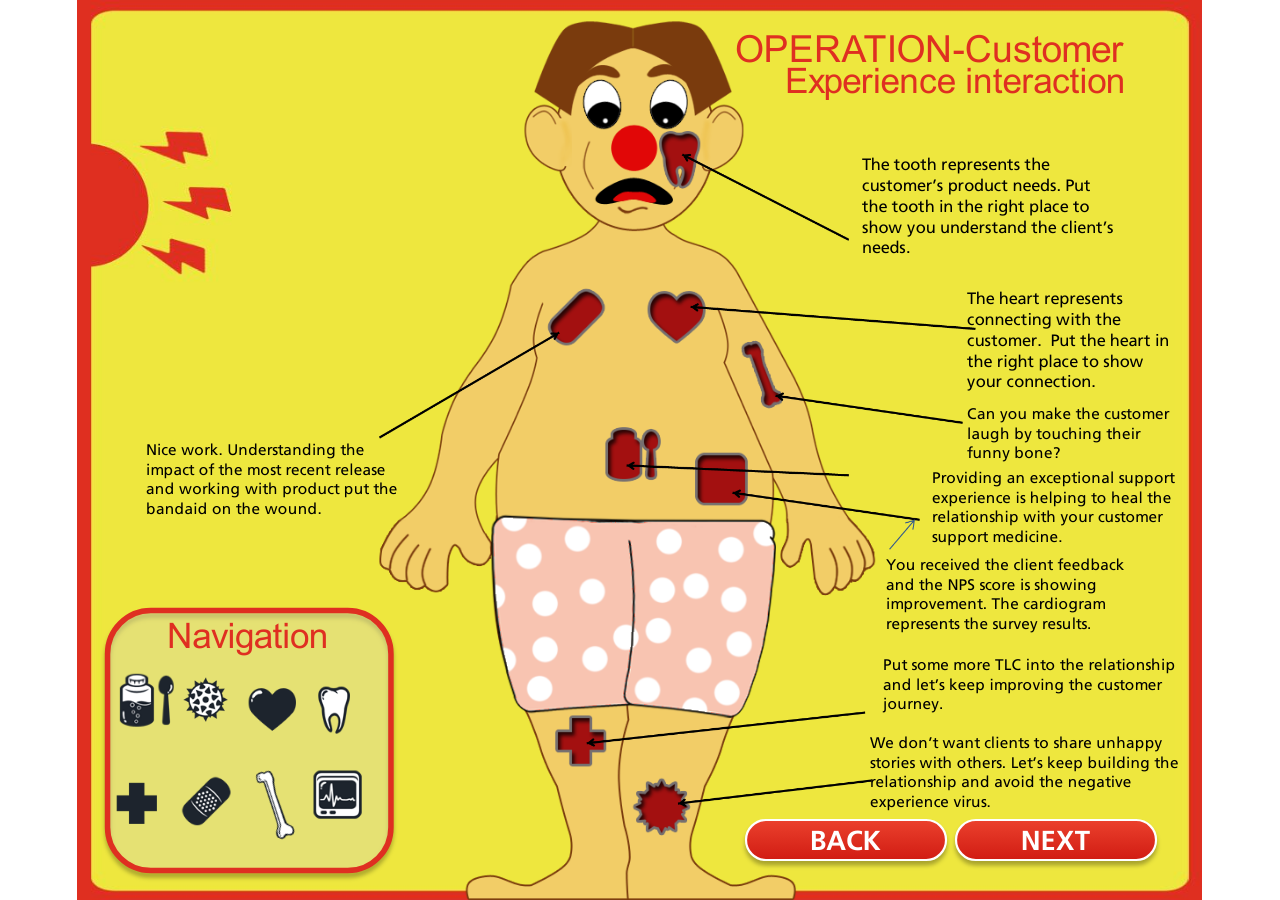
<file: index.html>
<!DOCTYPE html>
<html lang="en-US">
<head>
  <meta charset="utf-8">
  <!-- Created using Storyline 360 - http://www.articulate.com  -->
  <!-- version: 3.47.23871.0 -->
  <title>Operation_Interaction</title>
  <meta http-equiv="x-ua-compatible" content="IE=edge" />
  <meta name="viewport" content="width=device-width, initial-scale=1.0, user-scalable=no, shrink-to-fit=no, minimal-ui" />
  <meta name="apple-mobile-web-app-capable" content="yes" />
  <style>
    html, body { height: 100%; padding: 0; margin: 0 }
    #app { height: 100%; width: 100%; }
  </style>
  
  <script>window.THREE = { };</script>
</head>
<body style="background: #FBFBFB" class="cs-HTML theme-unified">
  <!-- 360 -->
  <script>!function(e){function n(e,i){return e.test(i)}function i(e){var i=e||navigator.userAgent,o=i.split("[FBAN");if(void 0!==o[1]&&(i=o[0]),this.apple={phone:n(t,i),ipod:n(d,i),tablet:!n(t,i)&&n(s,i),device:n(t,i)||n(d,i)||n(s,i)},this.amazon={phone:n(h,i),tablet:!n(h,i)&&n(a,i),device:n(h,i)||n(a,i)},this.android={phone:n(h,i)||n(b,i),tablet:!n(h,i)&&!n(b,i)&&(n(a,i)||n(r,i)),device:n(h,i)||n(a,i)||n(b,i)||n(r,i)},this.windows={phone:n(l,i),tablet:n(p,i),device:n(l,i)||n(p,i)},this.other={blackberry:n(f,i),blackberry10:n(u,i),opera:n(c,i),firefox:n(A,i),chrome:n(w,i),device:n(f,i)||n(u,i)||n(c,i)||n(A,i)||n(w,i)},this.seven_inch=n(v,i),this.any=this.apple.device||this.android.device||this.windows.device||this.other.device||this.seven_inch,this.phone=this.apple.phone||this.android.phone||this.windows.phone,this.tablet=this.apple.tablet||this.android.tablet||this.windows.tablet,"undefined"==typeof window)return this}function o(){var e=new i;return e.Class=i,e}var t=/iPhone/i,d=/iPod/i,s=/iPad/i,b=/(?=.*\bAndroid\b)(?=.*\bMobile\b)/i,r=/Android/i,h=/(?=.*\bAndroid\b)(?=.*\bSD4930UR\b)/i,a=/(?=.*\bAndroid\b)(?=.*\b(?:KFOT|KFTT|KFJWI|KFJWA|KFSOWI|KFTHWI|KFTHWA|KFAPWI|KFAPWA|KFARWI|KFASWI|KFSAWI|KFSAWA)\b)/i,l=/IEMobile/i,p=/(?=.*\bWindows\b)(?=.*\bARM\b)/i,f=/BlackBerry/i,u=/BB10/i,c=/Opera Mini/i,w=/(CriOS|Chrome)(?=.*\bMobile\b)/i,A=/(?=.*\bFirefox\b)(?=.*\bMobile\b)/i,v=new RegExp("(?:Nexus 7|BNTV250|Kindle Fire|Silk|GT-P1000)","i");"undefined"!=typeof module&&module.exports&&"undefined"==typeof window?module.exports=i:"undefined"!=typeof module&&module.exports&&"undefined"!=typeof window?module.exports=o():"function"==typeof define&&define.amd?define("isMobile",[],e.isMobile=o()):e.isMobile=o()}(this);
    window.isMobile.apple.tablet = window.isMobile.apple.tablet ||
      (navigator.platform === 'MacIntel' && navigator.maxTouchPoints > 1);
    window.isMobile.apple.device = window.isMobile.apple.device || window.isMobile.apple.tablet;
    window.isMobile.tablet = window.isMobile.tablet || window.isMobile.apple.tablet;
    window.isMobile.any = window.isMobile.any || window.isMobile.apple.tablet;
  </script>

  <div id="focus-sink" aria-hidden="true" tabIndex="-1"></div>

  <div id="preso"></div>
  <script>
    window.DS = {};
    window.globals = {
      DATA_PATH_BASE: '',
      HAS_FRAME: true,
      HAS_SLIDE: true,

      lmsPresent: false,
      tinCanPresent: false,
      cmi5Present: false,
      aoSupport: false,
      scale: 'noscale',
      captureRc: false,
      browserSize: 'optimal',
      bgColor: '#FBFBFB',
      features: 'AccessibleText,MultipleQuizTracking,SettingsControl,TextStyleHyperlinks',
      themeName: 'unified',
      preloaderColor: '#8C8C8C',
      suppressAnalytics: false,
      productChannel: 'stable',
      publishSource: 'storyline',
      aid: 'aid|f1eabb3e-df83-4262-b913-c223e7a3446b',
      cid: '1b18297d-aba6-4b00-80e5-7aa8e07ee4d7',
      playerVersion: '3.47.23871.0',
      maxIosVideoElements: 5,

      
      parseParams: function(qs) {
        if (window.globals.parsedParams != null) {
          return window.globals.parsedParams;
        }
        qs = (qs || window.location.search.substr(1)).split('+').join(' ');
        var params = {},
            tokens,
            re = /[?&]?([^=]+)=([^&]*)/g;

        while (tokens = re.exec(qs)) {
          params[decodeURIComponent(tokens[1]).trim()] =
            decodeURIComponent(tokens[2]).trim();
        }
        window.globals.parsedParams = params;
        return params;
      }

    };

    (function() {

      var classTypes = [ 'desktop', 'mobile', 'phone', 'tablet' ];

      var addDeviceClasses = function(prefix, testObj) {
        var curr, i;
        for (i = 0; i < classTypes.length; i++) {
          curr = classTypes[i];
          if (testObj[curr]) {
            document.body.classList.add(prefix + curr);
          }
        }
      };

      var params = window.globals.parseParams(),
          isDevicePreview = params.devicepreview === '1',
          isPhoneOverride = params.deviceType === 'phone' || (isDevicePreview && params.phone == '1'),
          isTabletOverride = (params.deviceType === 'tablet' || isDevicePreview) && !isPhoneOverride,
          isMobileOverride = isPhoneOverride || isTabletOverride;

      var deviceView = {
        desktop: !window.isMobile.any && !isMobileOverride,
        mobile: window.isMobile.any || isMobileOverride,
        phone: isPhoneOverride || (window.isMobile.phone && !isTabletOverride),
        tablet: isTabletOverride || window.isMobile.tablet
      };

      window.globals.deviceView = deviceView;
      window.isMobile.desktop = !window.isMobile.any;
      window.isMobile.mobile = window.isMobile.any;

      addDeviceClasses('view-', deviceView);

    })();
  </script>
  
  <script src='story_content/user.js' type=text/javascript></script>
  <div class="slide-loader"></div>

  <script type="text/javascript">
    var doc = document, loader = doc.body.querySelector('.slide-loader'); [ 1, 2, 3 ].forEach(function(n) { var d = doc.createElement('div'); d.style.backgroundColor = window.globals.preloaderColor; d.classList.add('mobile-loader-dot'); d.classList.add('dot' + n); loader.appendChild(d); });
  </script>

  <div class="mobile-load-title-overlay" style="display: none">
    <div class="mobile-load-title">Operation_Interaction</div>
  </div>

  <div class="mobile-chrome-warning"></div>

  <script>
    
    if (window.autoSpider && window.vInterfaceObject) {
      document.querySelector('.mobile-load-title-overlay').style.display = 'none';
    }
  </script>

  

  <link rel="stylesheet" href="html5/data/css/output.min.css" data-noprefix />
</body>
<script src="html5/lib/scripts/bootstrapper.min.js"></script>
</html>
</file>
